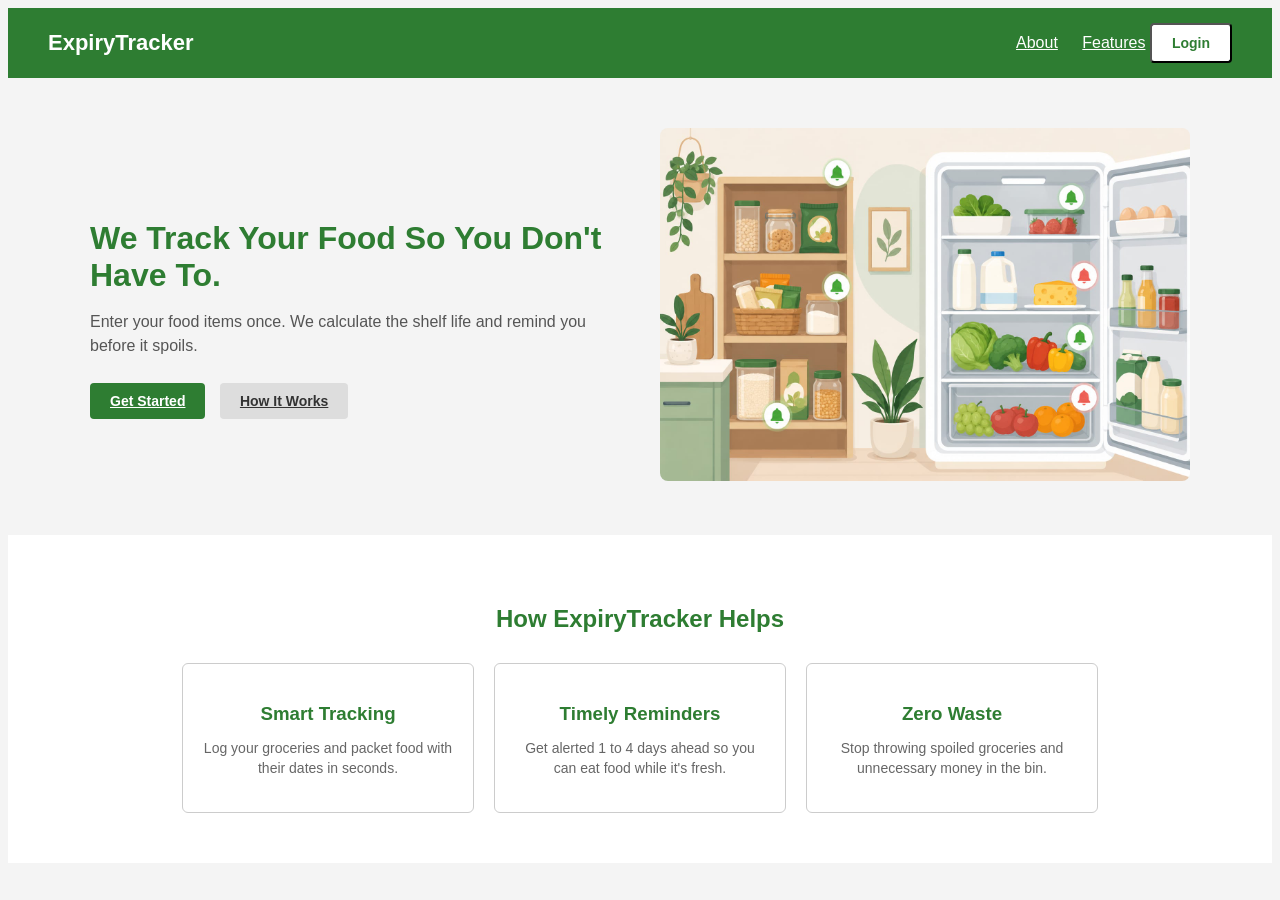
<file: index.html>
<!DOCTYPE html>
<html lang="en">
<head>
  <meta charset="UTF-8">
  <meta name="viewport" content="width=device-width, initial-scale=1.0">
  <title>ExpiryTracker</title>
  <link rel="stylesheet" href="style.css">
</head>
<body>

  <header class="navbar">
    <div class="logo">ExpiryTracker</div>
    <nav class="nav-links">
      <a href="about.html">About</a>
      <a href="features.html">Features</a>
      <button type="button" onclick="openLogin()" class="btn nav-btn">Login</button>
    </nav>
  </header>

  <section class="hero-section">
    <div class="hero-content">
      <h1>We Track Your Food So You Don't Have To.</h1>
      <p>Enter your food items once. We calculate the shelf life and remind you before it spoils.</p>
      <div class="hero-actions">
        <a href="dashboard.html" class="btn primary-btn">Get Started</a>
        <a href="howitworks.html" class="btn secondary-btn">How It Works</a>
      </div>
    </div>
    <div class="hero-image">
      <img src="food.jpg" alt="Food tracking illustration">
    </div>
  </section>

  <section class="info-section">
    <h2>How ExpiryTracker Helps</h2>
    <div class="cards-grid">
      <div class="card">
        <h3>Smart Tracking</h3>
        <p>Log your groceries and packet food with their dates in seconds.</p>
      </div>
      <div class="card">
        <h3>Timely Reminders</h3>
        <p>Get alerted 1 to 4 days ahead so you can eat food while it's fresh.</p>
      </div>
      <div class="card">
        <h3>Zero Waste</h3>
        <p>Stop throwing spoiled groceries and unnecessary money in the bin.</p>
      </div>
    </div>
  </section>

  <div id="login-popup" style="display: none; position: fixed; top: 0; left: 0; width: 100%; height: 100%; background: rgba(0,0,0,0.5); justify-content: center; align-items: center;">
    <div style="background: white; padding: 25px; border-radius: 8px; text-align: center;">
      <h2>Login Form</h2>
      <form onsubmit="return checkLogin()">
        <label>Mail id:</label><br>
        <input type="text" id="uname"><br><br>
        <label>Password:</label><br>
        <input type="password" id="pword"><br><br>
        <button type="submit" class="btn primary-btn">Submit</button>
        <button type="button" onclick="closeLogin()" class="btn secondary-btn">Cancel</button>
      </form>
    </div>
  </div>

  <script>
    function openLogin() {
      document.getElementById("login-popup").style.display = "flex";
    }

    function closeLogin() {
      document.getElementById("login-popup").style.display = "none";
    }

    function checkLogin() {
      var u = document.getElementById("uname").value;
      var p = document.getElementById("pword").value;

      if (u == "" || p == "") {
        alert("Fields cannot be empty!");
        return false;
      } else if (!u.includes("@gmail.com")) {
        alert("Username must be a valid @gmail.com address!");
        return false;
      } else if (isNaN(p)) {
        alert("Password must contain only numbers!");
        return false;
      } else {
        alert("Login successful!");
        closeLogin();
        return false;
      }
    }
  </script>

</body>
</html>
</file>
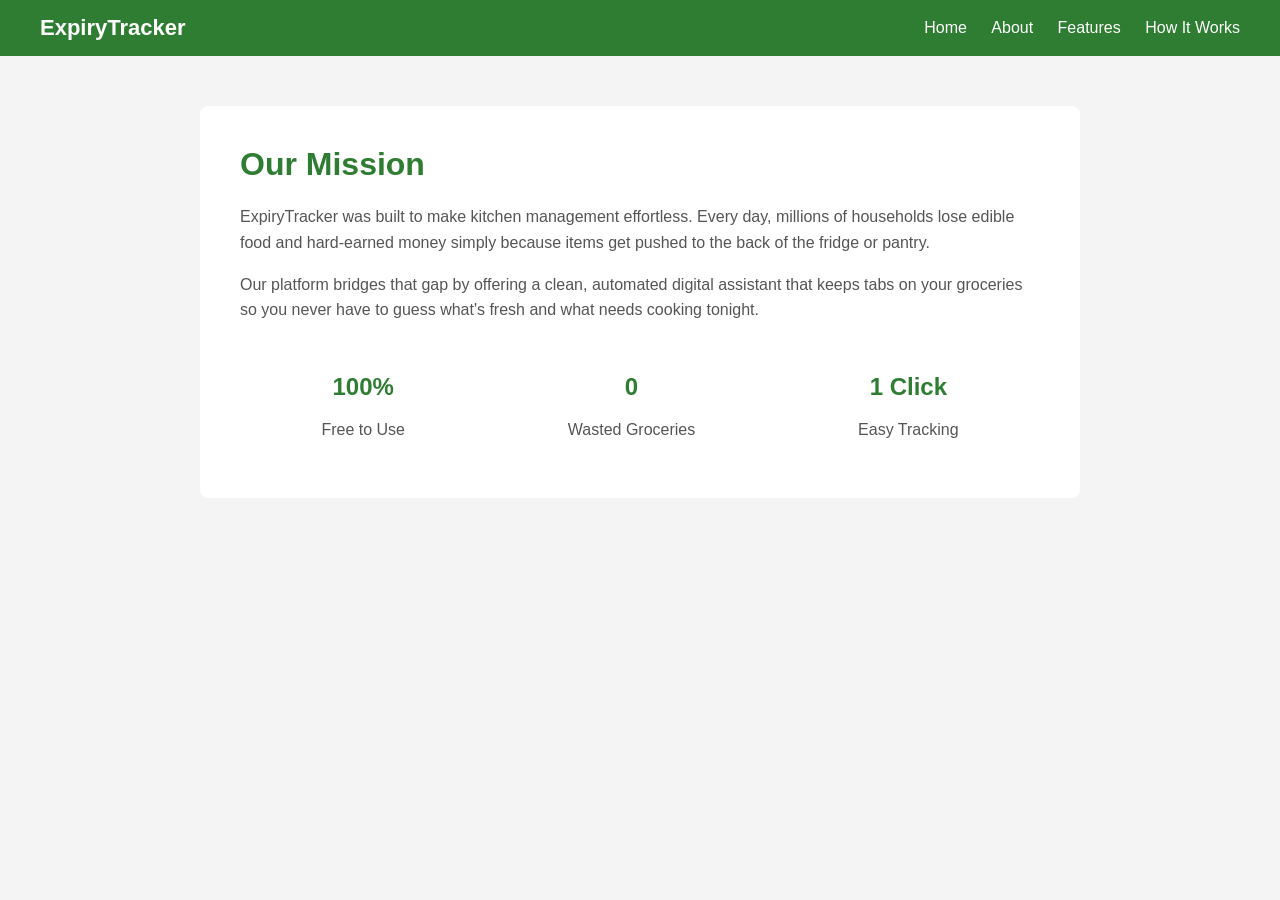
<file: about.html>
<!DOCTYPE html>
<html lang="en">
<head>
  <meta charset="UTF-8">
  <title>About Us - ExpiryTracker</title>
  <style>
    body { font-family: Arial, sans-serif; margin: 0; background: #f4f4f4; color: #333; }
    .navbar { background: #2e7d32; padding: 15px 40px; display: flex; justify-content: space-between; align-items: center; }
    .logo { font-size: 22px; font-weight: bold; color: white; }
    .nav-links a { color: white; margin-left: 20px; text-decoration: none; }
    .content { max-width: 800px; margin: 50px auto; background: white; padding: 40px; border-radius: 8px; }
    h1 { color: #2e7d32; margin-top: 0; }
    p { line-height: 1.6; color: #555; font-size: 16px; }
    .stats { display: flex; justify-content: space-around; margin-top: 30px; text-align: center; }
    .stat-box h2 { color: #2e7d32; margin-bottom: 5px; }
  </style>
</head>
<body>

  <header class="navbar">
    <div class="logo">ExpiryTracker</div>
    <nav class="nav-links">
      <a href="index.html">Home</a>
      <a href="about.html">About</a>
      <a href="features.html">Features</a>
      <a href="howitworks.html">How It Works</a>
    </nav>
  </header>

  <div class="content">
    <h1>Our Mission</h1>
    <p>ExpiryTracker was built to make kitchen management effortless. Every day, millions of households lose edible food and hard-earned money simply because items get pushed to the back of the fridge or pantry.</p>
    <p>Our platform bridges that gap by offering a clean, automated digital assistant that keeps tabs on your groceries so you never have to guess what's fresh and what needs cooking tonight.</p>
    
    <div class="stats">
      <div class="stat-box">
        <h2>100%</h2>
        <p>Free to Use</p>
      </div>
      <div class="stat-box">
        <h2>0</h2>
        <p>Wasted Groceries</p>
      </div>
      <div class="stat-box">
        <h2>1 Click</h2>
        <p>Easy Tracking</p>
      </div>
    </div>
  </div>

</body>
</html>
</file>
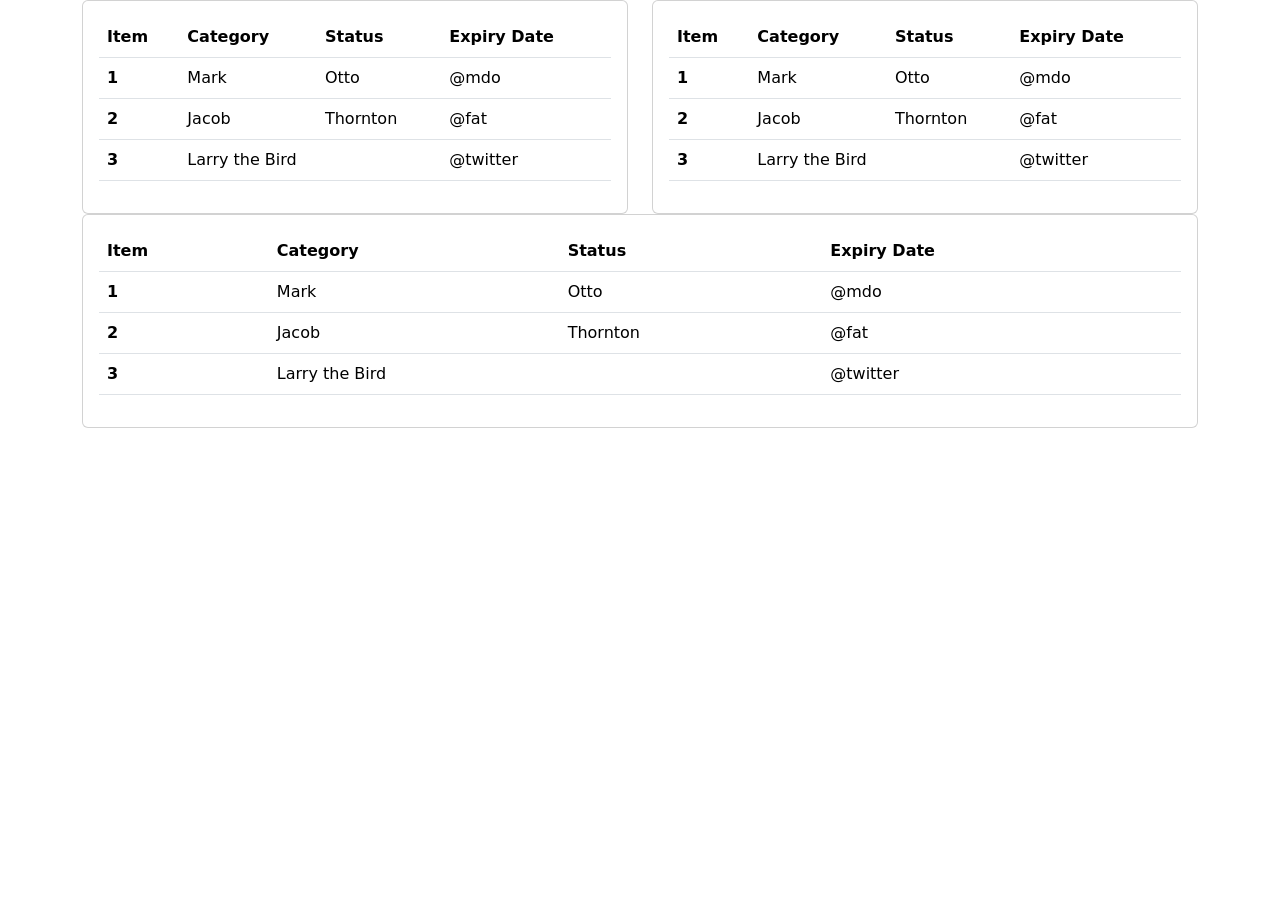
<file: dashboard.html>
<!DOCTYPE html>
<html lang="en">
<head>
    <meta charset="UTF-8">
    <meta name="viewport" content="width=device-width, initial-scale=1.0">
    <title>Dashboard</title>
    <link href="https://cdn.jsdelivr.net/npm/bootstrap@5.0.2/dist/css/bootstrap.min.css" rel="stylesheet" integrity="sha384-EVSTQN3/azprG1Anm3QDgpJLIm9Nao0Yz1ztcQTwFspd3yD65VohhpuuCOmLASjC" crossorigin="anonymous">
</head>
<body>
    <div class="container">
  <div class="row">
    <div class="col">
      <div class="card">
  <div class="card-body">
    <table class="table">
  <thead>
    <tr> 
      <th scope="col">Item</th>
      <th scope="col">Category</th>
      <th scope="col">Status</th>
      <th scope="col">Expiry Date</th>
    </tr>
  </thead>
  <tbody>
    <tr>
      <th scope="row">1</th>
      <td>Mark</td>
      <td>Otto</td>
      <td>@mdo</td>
    </tr>
    <tr>
      <th scope="row">2</th>
      <td>Jacob</td>
      <td>Thornton</td>
      <td>@fat</td>
    </tr>
    <tr>
      <th scope="row">3</th>
      <td colspan="2">Larry the Bird</td>
      <td>@twitter</td>
    </tr>
  </tbody>
</table>
  </div>
</div>
    </div>
    <div class="col">
      <div class="card">
  <div class="card-body">
    <table class="table">
  <thead>
    <tr>
      <th scope="col">Item</th>
      <th scope="col">Category</th>
      <th scope="col">Status</th>
      <th scope="col">Expiry Date</th>
    </tr>
  </thead>
  <tbody>
    <tr>
      <th scope="row">1</th>
      <td>Mark</td>
      <td>Otto</td>
      <td>@mdo</td>
    </tr>
    <tr>
      <th scope="row">2</th>
      <td>Jacob</td>
      <td>Thornton</td>
      <td>@fat</td>
    </tr>
    <tr>
      <th scope="row">3</th>
      <td colspan="2">Larry the Bird</td>
      <td>@twitter</td>
    </tr>
  </tbody>
</table>
  </div>
</div>
    </div>
    <div class="col">
      <div class="card">
  <div class="card-body">
    <table class="table">
  <thead>
    <tr>
      <th scope="col">Item</th>
      <th scope="col">Category</th>
      <th scope="col">Status</th>
      <th scope="col">Expiry Date</th>
    </tr>
  </thead>
  <tbody>
    <tr>
      <th scope="row">1</th>
      <td>Mark</td>
      <td>Otto</td>
      <td>@mdo</td>
    </tr>
    <tr>
      <th scope="row">2</th>
      <td>Jacob</td>
      <td>Thornton</td>
      <td>@fat</td>
    </tr>
    <tr>
      <th scope="row">3</th>
      <td colspan="2">Larry the Bird</td>
      <td>@twitter</td>
    </tr>
  </tbody>
</table>
  </div>
</div>
    </div>
  </div>
</div>
   <script src="https://cdn.jsdelivr.net/npm/bootstrap@5.0.2/dist/js/bootstrap.bundle.min.js" integrity="sha384-MrcW6ZMFYlzcLA8Nl+NtUVF0sA7MsXsP1UyJoMp4YLEuNSfAP+JcXn/tWtIaxVXM" crossorigin="anonymous"></script> 
</body>
</html>
</file>
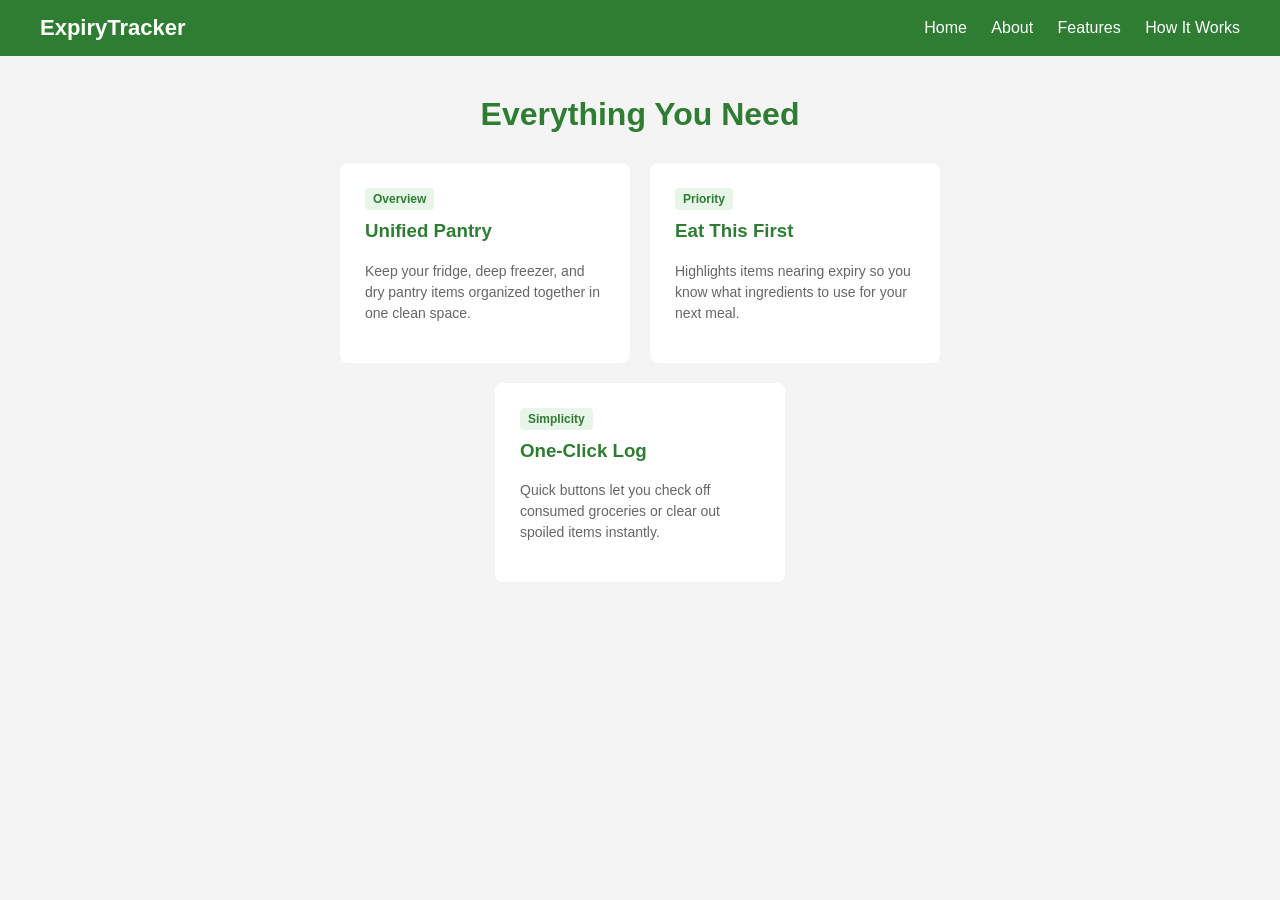
<file: features.html>
<!DOCTYPE html>
<html lang="en">
<head>
  <meta charset="UTF-8">
  <title>Features - ExpiryTracker</title>
  <style>
    body { font-family: Arial, sans-serif; margin: 0; background: #f4f4f4; color: #333; }
    .navbar { background: #2e7d32; padding: 15px 40px; display: flex; justify-content: space-between; align-items: center; }
    .logo { font-size: 22px; font-weight: bold; color: white; }
    .nav-links a { color: white; margin-left: 20px; text-decoration: none; }
    .container { max-width: 900px; margin: 40px auto; padding: 0 20px; text-align: center; }
    h1 { color: #2e7d32; margin-bottom: 30px; }
    .grid { display: flex; gap: 20px; justify-content: center; flex-wrap: wrap; }
    .feature-card { background: white; padding: 25px; border-radius: 8px; width: 240px; text-align: left; }
    .feature-card h3 { color: #2e7d32; margin-top: 0; }
    .feature-card p { color: #666; font-size: 14px; line-height: 1.5; }
    .tag { display: inline-block; padding: 4px 8px; font-size: 12px; border-radius: 4px; background: #e8f5e9; color: #2e7d32; font-weight: bold; margin-bottom: 10px; }
  </style>
</head>
<body>

  <header class="navbar">
    <div class="logo">ExpiryTracker</div>
    <nav class="nav-links">
      <a href="index.html">Home</a>
      <a href="about.html">About</a>
      <a href="features.html">Features</a>
      <a href="howitworks.html">How It Works</a>
    </nav>
  </header>

  <div class="container">
    <h1>Everything You Need</h1>
    <div class="grid">
      <div class="feature-card">
        <span class="tag">Overview</span>
        <h3>Unified Pantry</h3>
        <p>Keep your fridge, deep freezer, and dry pantry items organized together in one clean space.</p>
      </div>
      <div class="feature-card">
        <span class="tag">Priority</span>
        <h3>Eat This First</h3>
        <p>Highlights items nearing expiry so you know what ingredients to use for your next meal.</p>
      </div>
      <div class="feature-card">
        <span class="tag">Simplicity</span>
        <h3>One-Click Log</h3>
        <p>Quick buttons let you check off consumed groceries or clear out spoiled items instantly.</p>
      </div>
    </div>
  </div>

</body>
</html>
</file>
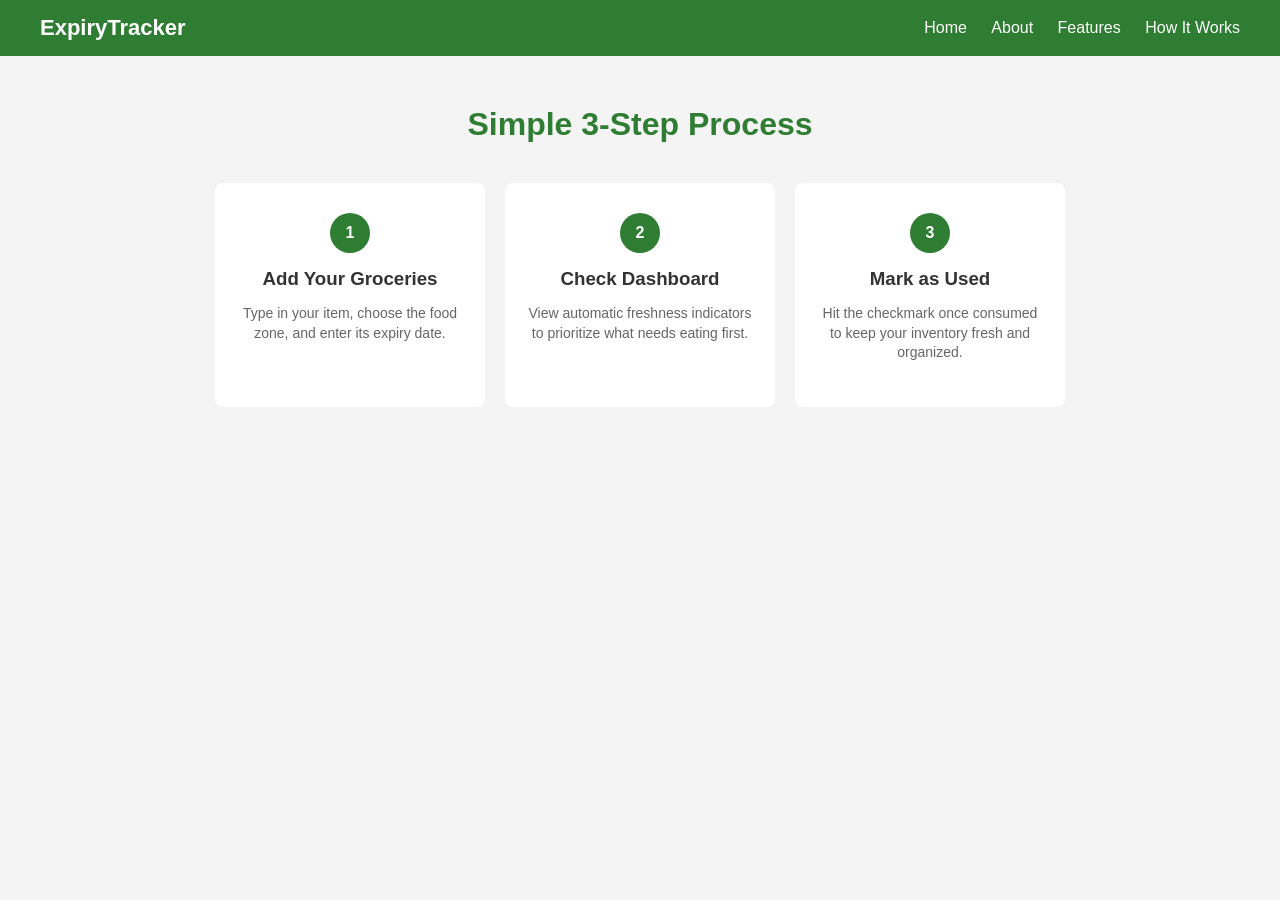
<file: howitworks.html>
<!DOCTYPE html>
<html lang="en">
<head>
  <meta charset="UTF-8">
  <title>How It Works - ExpiryTracker</title>
  <style>
    body { font-family: Arial, sans-serif; margin: 0; background: #f4f4f4; color: #333; }
    .navbar { background: #2e7d32; padding: 15px 40px; display: flex; justify-content: space-between; align-items: center; }
    .logo { font-size: 22px; font-weight: bold; color: white; }
    .nav-links a { color: white; margin-left: 20px; text-decoration: none; }
    .wrapper { max-width: 850px; margin: 50px auto; padding: 0 20px; }
    h1 { color: #2e7d32; text-align: center; margin-bottom: 40px; }
    .steps { display: flex; justify-content: space-between; gap: 20px; }
    .step { background: white; padding: 30px 20px; border-radius: 8px; flex: 1; text-align: center; }
    .circle { width: 40px; height: 40px; background: #2e7d32; color: white; border-radius: 50%; display: flex; align-items: center; justify-content: center; margin: 0 auto 15px; font-weight: bold; }
    .step h3 { margin: 10px 0; color: #333; }
    .step p { color: #666; font-size: 14px; line-height: 1.4; }
  </style>
</head>
<body>

  <header class="navbar">
    <div class="logo">ExpiryTracker</div>
    <nav class="nav-links">
      <a href="index.html">Home</a>
      <a href="about.html">About</a>
      <a href="features.html">Features</a>
      <a href="howitworks.html">How It Works</a>
    </nav>
  </header>

  <div class="wrapper">
    <h1>Simple 3-Step Process</h1>
    <div class="steps">
      <div class="step">
        <div class="circle">1</div>
        <h3>Add Your Groceries</h3>
        <p>Type in your item, choose the food zone, and enter its expiry date.</p>
      </div>
      <div class="step">
        <div class="circle">2</div>
        <h3>Check Dashboard</h3>
        <p>View automatic freshness indicators to prioritize what needs eating first.</p>
      </div>
      <div class="step">
        <div class="circle">3</div>
        <h3>Mark as Used</h3>
        <p>Hit the checkmark once consumed to keep your inventory fresh and organized.</p>
      </div>
    </div>
  </div>

</body>
</html>
</file>
<file: style.css>
body {
  font-family: Arial, sans-serif;
  background-color: #f4f4f4;
  color: #333;
}

.navbar {
  background-color: #2e7d32;
  padding: 15px 40px;
  display: flex;
  justify-content: space-between;
  align-items: center;
}

.logo {
  font-size: 22px;
  font-weight: bold;
  color: white;
}

.nav-links a {
  color: white;
  margin-left: 20px;
  font-size: 16px;
}

.nav-btn {
  background-color: white;
  color: #2e7d32 !important;
  cursor: pointer;
}

.hero-section {
  display: flex;
  justify-content: space-between;
  align-items: center;
  max-width: 1100px;
  margin: 50px auto;
  padding: 0 20px;
  gap: 40px;
}

.hero-content {
  flex: 1;
}

.hero-content h1 {
  font-size: 32px;
  color: #2e7d32;
  margin-bottom: 15px;
}

.hero-content p {
  font-size: 16px;
  color: #555;
  line-height: 1.5;
}

.hero-actions {
  margin-top: 25px;
}

.btn {
  padding: 10px 20px;
  border-radius: 4px;
  font-weight: bold;
  display: inline-block;
  font-size: 14px;
  cursor: pointer;
}

.primary-btn {
  background-color: #2e7d32;
  color: white;
}

.secondary-btn {
  background-color: #ddd;
  color: #333;
  margin-left: 10px;
}

.hero-image {
  flex: 1;
  text-align: right;
}

.hero-image img {
  max-width: 100%;
  border-radius: 8px;
}

.info-section {
  padding: 50px 20px;
  text-align: center;
  background-color: white;
}

.info-section h2 {
  color: #2e7d32;
  margin-bottom: 30px;
}

.cards-grid {
  display: flex;
  justify-content: center;
  gap: 20px;
  flex-wrap: wrap;
}

.card {
  background: white;
  padding: 20px;
  width: 250px;
  border: 1px solid #ccc;
  border-radius: 6px;
}

.card h3 {
  color: #2e7d32;
  margin-bottom: 10px;
}

.card p {
  font-size: 14px;
  color: #666;
  line-height: 1.4;
}
</file>
